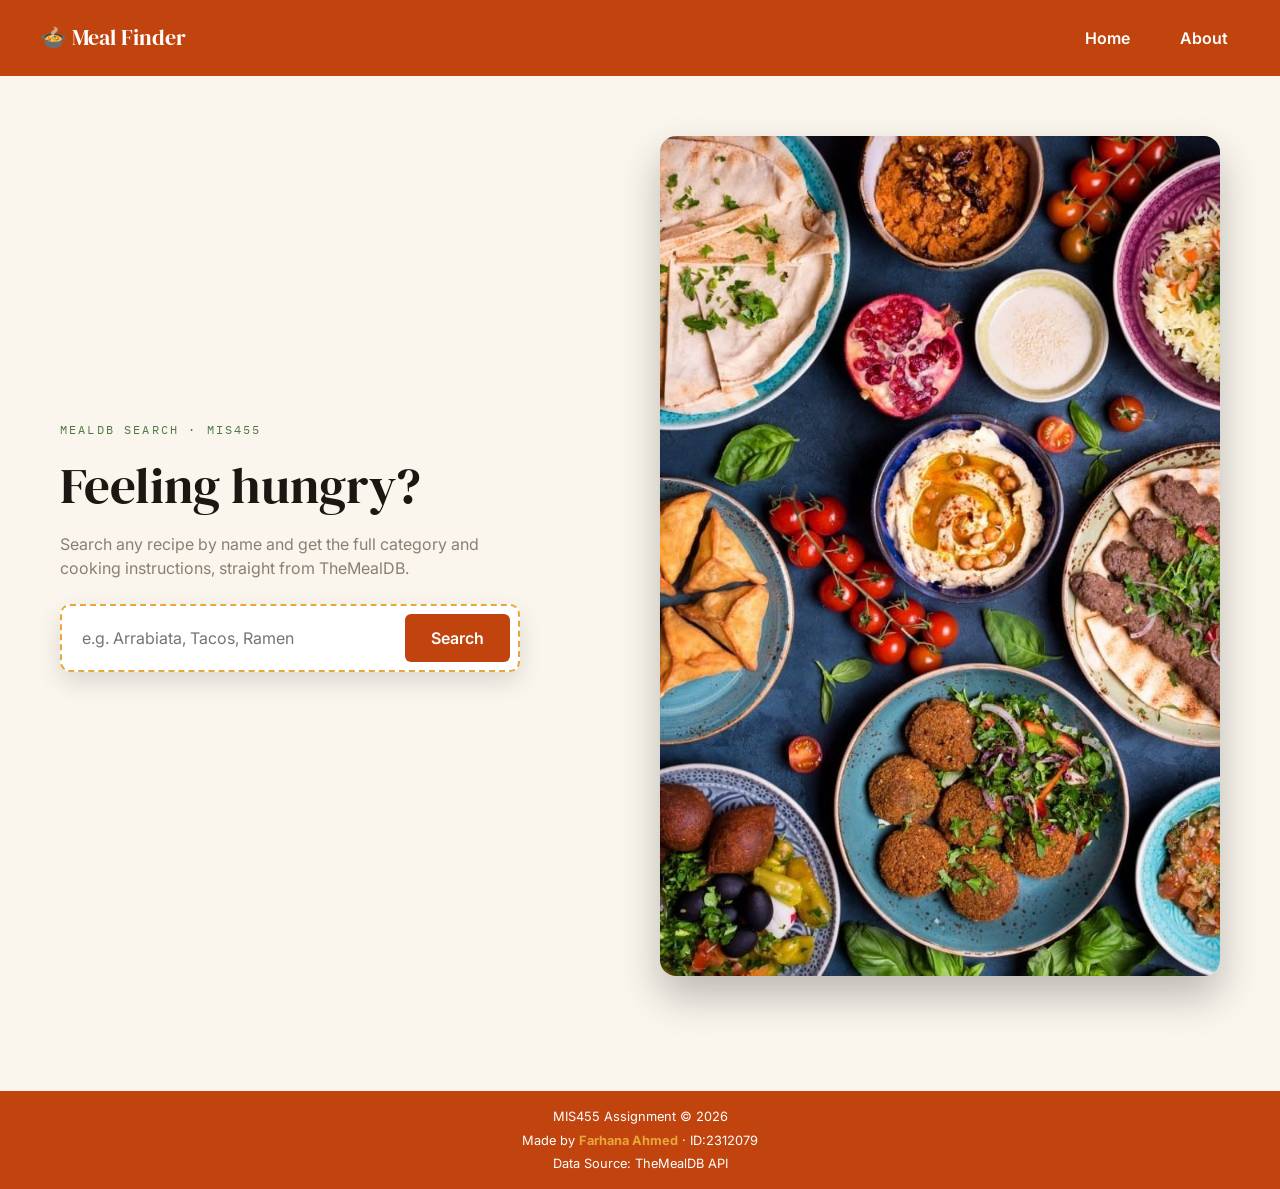
<file: index.html>
<!DOCTYPE html>
<html lang="en">
<head>
    <meta charset="UTF-8">
    <meta name="viewport" content="width=device-width, initial-scale=1.0">
    <title>MealDB Search </title>

    <!-- Bootstrap 5 CSS -->
    <link href="https://cdn.jsdelivr.net/npm/bootstrap@5.3.3/dist/css/bootstrap.min.css" rel="stylesheet">

    <!-- Google Font -->
    <link rel="preconnect" href="https://fonts.googleapis.com">
    <link href="https://fonts.googleapis.com/css2?family=DM+Serif+Display&family=Inter:wght@400;500;600;700&family=IBM+Plex+Mono:wght@500;600&display=swap" rel="stylesheet">

     <link rel="stylesheet" href="meal.css">
    
</head>

<body>
    <nav id="navbar">
        <div class="navTitle">🍲 Meal Finder</div>

        <div class="navLinks">
            <a href="index.html">Home </a>
            <a href="about.html">About</a>
        </div>
    </nav>
    <header class="hero">
        <div class="hero-text">
            <p class="eyebrow">MealDB Search &middot; MIS455</p>
            <h1 class="site-title">Feeling hungry?</h1>

            <p class="site-sub">
                Search any recipe by name and get the full category and cooking instructions, straight from TheMealDB.
            </p> 
            <div class="search-ticket">
                <input id="mealInput" type="text" class="ticket-input" placeholder="e.g. Arrabiata, Tacos, Ramen" >
                <!-- learned placeholder from internet, user can understand how to type -->

                <button onclick="connect()" class="ticket-btn"> Search </button>


            </div>
            <div id="statusArea" class="status-text"> 

            </div>

        </div>

        <div class="hero-image">
            <img src="food_image.jpeg" alt="Food">
        </div>

    </header>

    <div class="container">

        <div id="displayArea" class="row"> 
        </div>

    </div>

    <footer id="pageFooter">

        <p class="mb-1"> MIS455 Assignment &copy; 2026 </p>
        <p class="mb-1"> Made by <b>Farhana Ahmed</b> &middot; ID:2312079 </p>
        <p class="mb-0"> Data Source: TheMealDB API </p>

    </footer>

    <script src="meal.js"></script>
    
</body>
</html>
</file>
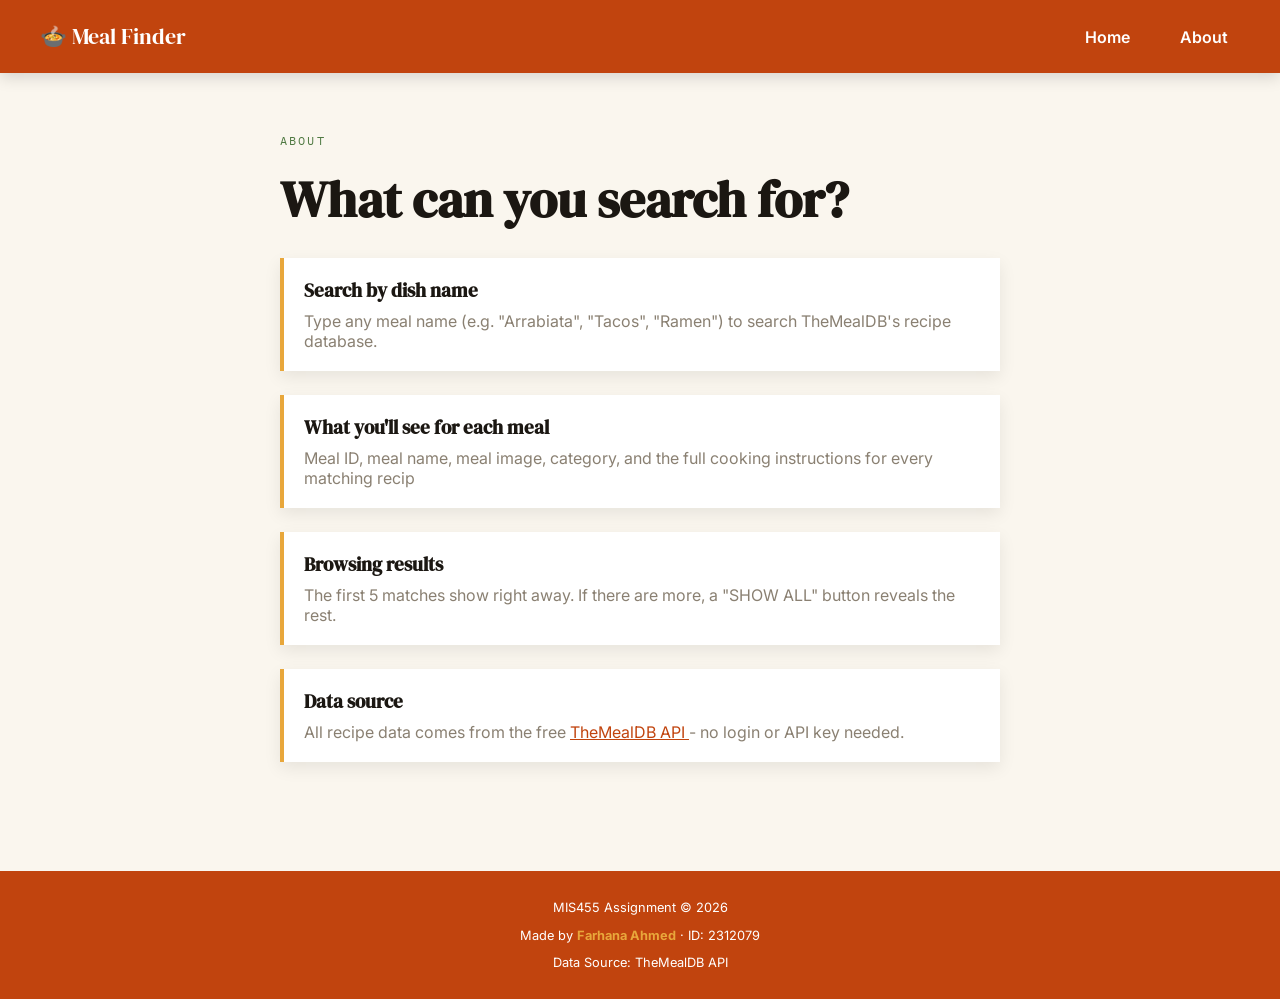
<file: about.html>
<!DOCTYPE html>
<html lang="en">
<head>
    <meta charset="UTF-8">
    <meta name="viewport" content="width=device-width, initial-scale=1.0">
    <title>About </title>
    <link rel="preconnect" href="https://fonts.googleapis.com">
    <link href="https://fonts.googleapis.com/css2?family=DM+Serif+Display&family=Inter:wght@400;500;600;700&family=IBM+Plex+Mono:wght@500;600&display=swap" rel="stylesheet">

    <link rel="stylesheet" href="meal.css">
    
</head>
<body>

    <nav id="navbar">
        <div class="navTitle">🍲 Meal Finder </div>
        <div class="navLinks">
            <a href="index.html">Home</a>
            <a href="about.html">About</a>
        </div>
    </nav>

    <div class="aboutPage">
        <p class="eyebrow"> About</p>
        <h1 class="site-title"> What can you search for? </h1>

        <div class="aboutBox">
            <h3>Search by dish name </h3>
            <p>Type any meal name (e.g. "Arrabiata", "Tacos", "Ramen") to search TheMealDB's recipe database.</p>
        </div>

        <div class="aboutBox">
            <h3>What you'll see for each meal </h3>
            <p>Meal ID, meal name, meal image, category, and the full cooking instructions for every matching recip </p>
        </div>

        <div class="aboutBox">
            <h3>Browsing results </h3>
            <p> The first 5 matches show right away. If there are more, a "SHOW ALL" button reveals the rest. </p>


        </div>

        <div class="aboutBox">
            <h3>Data source</h3>
            
            <!-- learned rel="noopener" from internet, keeps the new tab from accessing this page -->
            <p>All recipe data comes from the free <a href="https://www.themealdb.com" 
                target="_blank" rel="noopener"> TheMealDB API </a> - no login or API key needed.  </p>
        </div>

    </div>

    <footer id="pageFooter">

        <p>MIS455 Assignment &copy; 2026</p>
        <p>Made by <b>Farhana Ahmed</b> &middot; ID: 2312079</p>
        <p>Data Source: TheMealDB API</p>

    </footer>


    
</body>
</html>
</file>
<file: meal.css>
body {

    font-family: 'Inter', Arial, sans-serif; 
    background-color: #FAF6EE;
    color: #1B1712;
    margin: 0;
}

 
#navbar {
    background-color: #C1440E;
    color: white;
    padding: 22px 40px;
    display: flex; 
    align-items: center;
    justify-content: space-between;
    box-shadow: 0 4px 15px rgba(0, 0, 0, 0.15); 
}
 
.navTitle {
    font-family: 'DM Serif Display', serif; 
    font-size:  1.35rem;
    color: white;

}
.navLinks a {
    color: white;
    margin-left: 22px;
    text-decoration: none;
    font-family: 'Inter', sans-serif;
    font-weight: 600;
    padding: 8px 12px;
    border-radius: 6px; 
    transition: 0.25s; 
}
 
.navLinks a:hover { 
    background-color:  #E8A73B;
    color: #1B1712;
    box-shadow: 0 4px 10px rgba(0, 0, 0, 0.15);

}
 
 
.hero {
    display: flex; 
    align-items: center;
    gap: 40px;
    padding: 60px 60px;
    background-color: #FAF6EE;

}
 
.hero-text {
    width: 50%;
}
 
.hero-image {
    width: 50%;
}
 
.hero-image img {
    width: 100%;
    border-radius: 16px; 
    box-shadow: 0 20px 40px rgba(0, 0, 0, 0.25); 
    display: block;
}


.eyebrow {
    font-family: 'IBM Plex Mono', monospace; 
    text-transform: uppercase; 
    letter-spacing: 0.18em;
    font-size: 0.75rem;
    color: #4F7942;
    margin: 0 0 16px;
}
 
.site-title {

    font-family: 'DM Serif Display', serif; 
    font-size: 3.2rem;
    margin: 0 0 16px;
    color: #1B1712;
}
 
.site-sub {
    color: #8A8072;
    margin: 0 0 24px;
    max-width: 460px;
}
 
 
.aboutPage {
    max-width: 720px;
    margin: 0 auto;
    padding: 60px 20px;
}
 
.aboutPage .site-title {
    text-align: left;
}
 
.aboutBox {
    margin: 24px 0;
    padding: 20px;
    border-left: 4px solid #E8A73B; 
    background-color: white;
    box-shadow: 0 6px 16px rgba(0, 0, 0, 0.08); 

}
 
.aboutBox h3 {
    font-family: 'DM Serif Display', serif;
    margin: 0 0 8px;
    color: #1B1712;
}
 
.aboutBox p {
    margin: 0;
    color: #8A8072;
}
 
.aboutBox a {
    color: #C1440E;
}
.search-ticket {
    max-width:  460px;
    margin: 0 0 14px;
    background-color: white;
    border: 2px dashed #E8A73B; /* professional touch: dashed border gives it a ticket/coupon look, learned it from internet*/
    border-radius: 10px;
    padding: 8px;
    display:  flex; 
    gap: 10px;
    box-shadow: 0 10px 24px rgba(0, 0, 0, 0.12);
}
 
.ticket-input {
    flex: 1;
    min-width: 0;
    border: none;
    background: transparent;
    font-family: 'Inter', sans-serif;
    font-size: 1rem;
    padding: 12px;
    color: #1B1712;

}
 
.ticket-input:focus { /* professional touch: removes the default blue outline for a cleaner look, learned it from internet */
    outline: none;
}
 
.ticket-btn {
    background-color: #C1440E;
    color: white;
    border: none;
    border-radius: 6px;
    padding: 0 26px;
    font-family: 'Inter', sans-serif;
    font-weight: 600;
    cursor: pointer;
    transition: 0.25s;
}
 
.ticket-btn:hover { 
    background-color:  #E8A73B;
    color: #1B1712;
    transform: translateY(-1px);

}
 
.status-text {
    text-align: left;
    margin: 0 0 20px;
    font-weight: 600;
    color: #8A8072;
}
 
.container {
    padding-top: 30px;

}
 

.recipe-card {
    position: relative;
    background-color: white;
    border-radius: 4px;
    overflow: hidden; 
    box-shadow: 0 10px 25px rgba(0, 0, 0, 0.18); 
    transition: 0.2s; 

}
.recipe-card:hover { 
    transform: translateY(-6px);
    box-shadow: 0 18px 34px rgba(0, 0, 0, 0.28);
}

.recipe-card {
    position: relative;
    background-color: white;
    border-radius: 4px;
    border-top: 6px solid #E8A73B; /* professional touch: accent strip on top of each card. I learned this from internet */
    overflow: hidden;
    box-shadow: 0 10px 25px rgba(0, 0, 0, 0.18);
    transition: 0.2s;
}
 
.recipe-card-img {

    width: 100%;
    height: 190px;
    object-fit:  cover; 
    display: block;
}
 
.recipe-card-body {

    padding: 18px;
}
 
.ticket-stub {
    display: inline-block;
    font-family: 'IBM Plex Mono', monospace; 
    font-size: 0.7rem;
    letter-spacing: 0.03em;
    background-color: #1B1712;
    color: #E8A73B;
    padding: 4px 10px;
    border-radius: 3px;
    margin-bottom:  12px;
}
 
.recipe-title {
    font-family: 'DM Serif Display', serif;
    font-size: 1.3rem;
    margin: 0 0 4px;
    color: #1B1712;
}
.recipe-tagline {
    font-style: italic; 
    font-size: 0.82rem;
    color: #8A8072;
    margin: 0 0 12px;

}
 
.recipe-instructions {
    
    font-size: 0.86rem;
    color: #5A5044;
    max-height: 140px; 
    overflow-y: auto; 
    line-height: 1.5;
    margin: 0;
}
 

#showAllArea {
    text-align: center;
    margin: 10px 0 40px;
}
 
#showAllArea button {
    background-color: transparent; 
    border: 2px solid #4F7942 ;
    color: #4F7942;
    font-family: 'Inter', sans-serif;
    font-weight: 600;
    padding: 10px 24px;
    border-radius:  6px;
    cursor: pointer;
    transition: 0.2s;

}
 
#showAllArea button:hover { 
    background-color: #4F7942;
    color: white;
}

#pageFooter {
    background-color: #C1440E;
    color: white;
    text-align:  center;
    padding: 16px;
    font-size: 0.8rem;
    margin-top: 25px;
}
 

#pageFooter b {
    color: #E8A73B;
}
</file>
